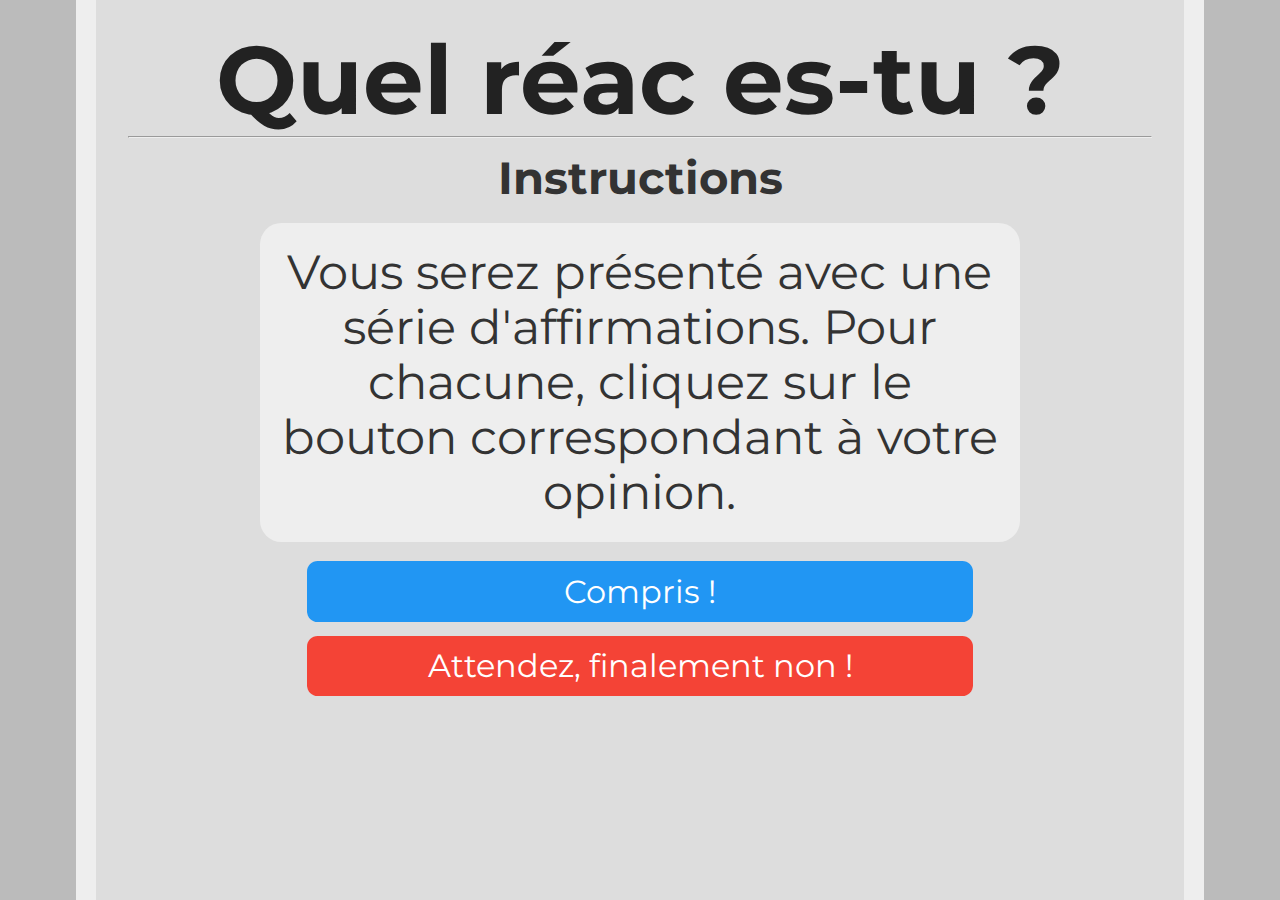
<file: instructions.html>
<head>
<link href="https://fonts.googleapis.com/css?family=Montserrat:300,400,700|Roboto:400,700" rel="stylesheet">
<link href='style.css' rel='stylesheet' type='text/css'>
<title>Quel réac es-tu ? - Instructions</title>
<link rel="icon" type="x-icon" href="icon.png">
<link rel="shortcut icon" type="x-icon" href="icon.png">
<meta charset="utf-8">
<script async src="//pagead2.googlesyndication.com/pagead/js/adsbygoogle.js"></script>
<script>
  (adsbygoogle = window.adsbygoogle || []).push({
    google_ad_client: "ca-pub-6511426299019766",
    enable_page_level_ads: true
  });
</script>
</head>
<body>

<h1>Quel réac es-tu ?</h1>
<hr>
<h2 style="text-align:center;">Instructions</h2>
<p class="question">Vous serez présenté avec une série d'affirmations. Pour chacune, cliquez sur le bouton correspondant à votre opinion.</p>
<button class="button" onclick="location.href='quiz.html';">Compris !</button> <br>
<button class="button disagree" onclick="location.href='index.html';">Attendez, finalement non !</button> <br>

<!-- Website visit statistics - no personal information is collected! -->
<script type="text/javascript">
var sc_project=11325211;
var sc_invisible=1;
var sc_security="fd9f0659";
var scJsHost = (("https:" == document.location.protocol) ?
"https://secure." : "http://www.");
document.write("<sc"+"ript type='text/javascript' src='" +
scJsHost+
"statcounter.com/counter/counter.js'></"+"script>");
</script>
<noscript><div class="statcounter"><a title="web stats"
href="http://statcounter.com/" target="_blank"><img
class="statcounter"
src="//c.statcounter.com/11325211/0/fd9f0659/1/" alt="web
stats"></a></div></noscript>
</body>
</file>
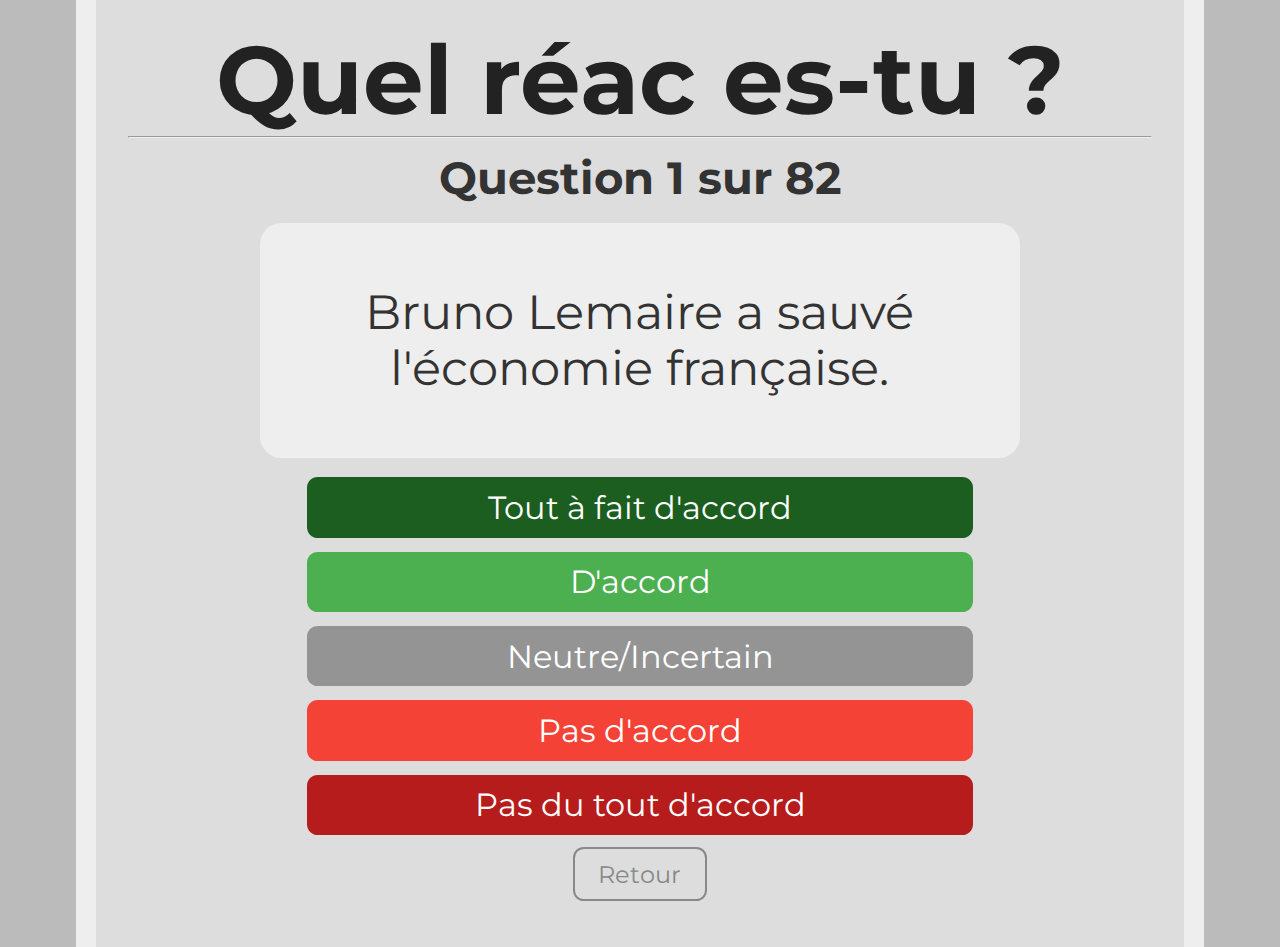
<file: quiz.html>
<head>
<link href="https://fonts.googleapis.com/css?family=Montserrat:300,400,700|Roboto:400,700" rel="stylesheet">
<link href='style.css' rel='stylesheet' type='text/css'>
<title>Quel réac es-tu ? - Quiz</title>
<link rel="icon" type="x-icon" href="icon.png">
<link rel="shortcut icon" type="x-icon" href="icon.png">
<meta charset="utf-8">
<script async src="//pagead2.googlesyndication.com/pagead/js/adsbygoogle.js"></script>
<script>
  (adsbygoogle = window.adsbygoogle || []).push({
    google_ad_client: "ca-pub-6511426299019766",
    enable_page_level_ads: true
  });
</script>
</head>
<body>
<script type="application/javascript"
        src="questions.js">
</script>
<h1>Quel réac es-tu ?</h1>
<hr>
<h2 style="text-align:center;" id="question-number">Chargement...</h2>
<p class="question" id="question-text"></p>
<button class="button stronglyAgree" onclick="next_question( 1.0)">Tout à fait d'accord</button> <br>
<button class="button agree" onclick="next_question( 0.5)">D'accord</button> <br>
<button class="button neutral" onclick="next_question( 0.0)">Neutre/Incertain</button> <br>
<button class="button disagree" onclick="next_question(-0.5)">Pas d'accord</button> <br>
<button class="button stronglyDisagree" onclick="next_question(-1.0)">Pas du tout d'accord</button> <br>
<button class="small_button" onclick="prev_question()" id="back_button">Retour</button>
<button class="small_button_off" id="back_button_off">Retour</button><br>

<!-- Website visit statistics - no personal information is collected! -->
<script type="text/javascript">
var sc_project=11325211;
var sc_invisible=1;
var sc_security="fd9f0659";
var scJsHost = (("https:" == document.location.protocol) ?
"https://secure." : "http://www.");
document.write("<sc"+"ript type='text/javascript' src='" +
scJsHost+
"statcounter.com/counter/counter.js'></"+"script>");
</script>
<noscript><div class="statcounter"><a title="web stats"
href="http://statcounter.com/" target="_blank"><img
class="statcounter"
src="//c.statcounter.com/11325211/0/fd9f0659/1/" alt="web
stats"></a></div></noscript>

<!-- JavaScript for the test itself -->
<script>
    // Fonction pour mélanger aléatoirement un tableau (algorithme Fisher-Yates)
    function shuffleArray(array) {
        let shuffled = array.slice(); // Créer une copie du tableau
        for (let i = shuffled.length - 1; i > 0; i--) {
            const j = Math.floor(Math.random() * (i + 1));
            [shuffled[i], shuffled[j]] = [shuffled[j], shuffled[i]];
        }
        return shuffled;
    }
    
    // Mélanger les questions aléatoirement
    questions = shuffleArray(questions);
    
    var max_femmes, max_handicaps, max_lgbt, max_racises, max_religions, max_societe; // Max possible scores
    max_femmes = max_handicaps = max_lgbt = max_racises = max_religions = max_societe = 0;
    let femmes_array = new Array(questions.length);
    let handicaps_array = new Array(questions.length);
    let lgbt_array = new Array(questions.length);
    let racisés_array = new Array(questions.length);
    let religions_array = new Array(questions.length);
    let societe_array = new Array(questions.length);
    var qn = 0; // Question number
    init_question();
    for (var i = 0; i < questions.length; i++) {
        max_femmes += Math.abs(questions[i].effect.femmes)
        max_handicaps += Math.abs(questions[i].effect.handicaps)
        max_lgbt += Math.abs(questions[i].effect.lgbt)
        max_racises += Math.abs(questions[i].effect.racises)
        max_religions += Math.abs(questions[i].effect.religions)
        max_societe += Math.abs(questions[i].effect.societe)
    }
    function init_question() {
        document.getElementById("question-text").innerHTML = questions[qn].question;
        document.getElementById("question-number").innerHTML = "Question " + (qn + 1) + " sur " + (questions.length);
        if (qn == 0) {
            document.getElementById("back_button").style.display = 'none';
            document.getElementById("back_button_off").style.display = 'block';
        } else {
            document.getElementById("back_button").style.display = 'block';
            document.getElementById("back_button_off").style.display = 'none';
        }

    }

    function next_question(mult) {
        femmes_array[qn] = mult*questions[qn].effect.femmes
        handicaps_array[qn] = mult*questions[qn].effect.handicaps
        lgbt_array[qn] = mult*questions[qn].effect.lgbt
        racisés_array[qn] = mult*questions[qn].effect.racises
        religions_array[qn] = mult*questions[qn].effect.religions
        societe_array[qn] = mult*questions[qn].effect.societe
        qn++;
        if (qn < questions.length) {
            init_question();
        } else {
            results();
        }
    }

    function prev_question() {
        if (qn == 0) {
            return;
        }
        qn--;
        init_question();
    }

    function calc_score(score,max) {
        return (100*(max+score)/(2*max)).toFixed(1)
    }

    function results() {
        let final_femmes = femmes_array.reduce((a, b) => a + b, 0)
        let final_handicaps = handicaps_array.reduce((a, b) => a + b, 0)
        let final_lgbt = lgbt_array.reduce((a, b) => a + b, 0)
        let final_racises = racisés_array.reduce((a, b) => a + b, 0)
        let final_religions = religions_array.reduce((a, b) => a + b, 0)
        let final_societe = societe_array.reduce((a, b) => a + b, 0)
        location.href = `results.html`
            + `?f=${calc_score(final_femmes,max_femmes)}`
            + `&h=${calc_score(final_handicaps,max_handicaps)}`
            + `&l=${calc_score(final_lgbt,max_lgbt)}`
            + `&r=${calc_score(final_racises,max_racises)}`
            + `&re=${calc_score(final_religions,max_religions)}`
            + `&s=${calc_score(final_societe,max_societe)}`
    }
</script>
</body>
</file>
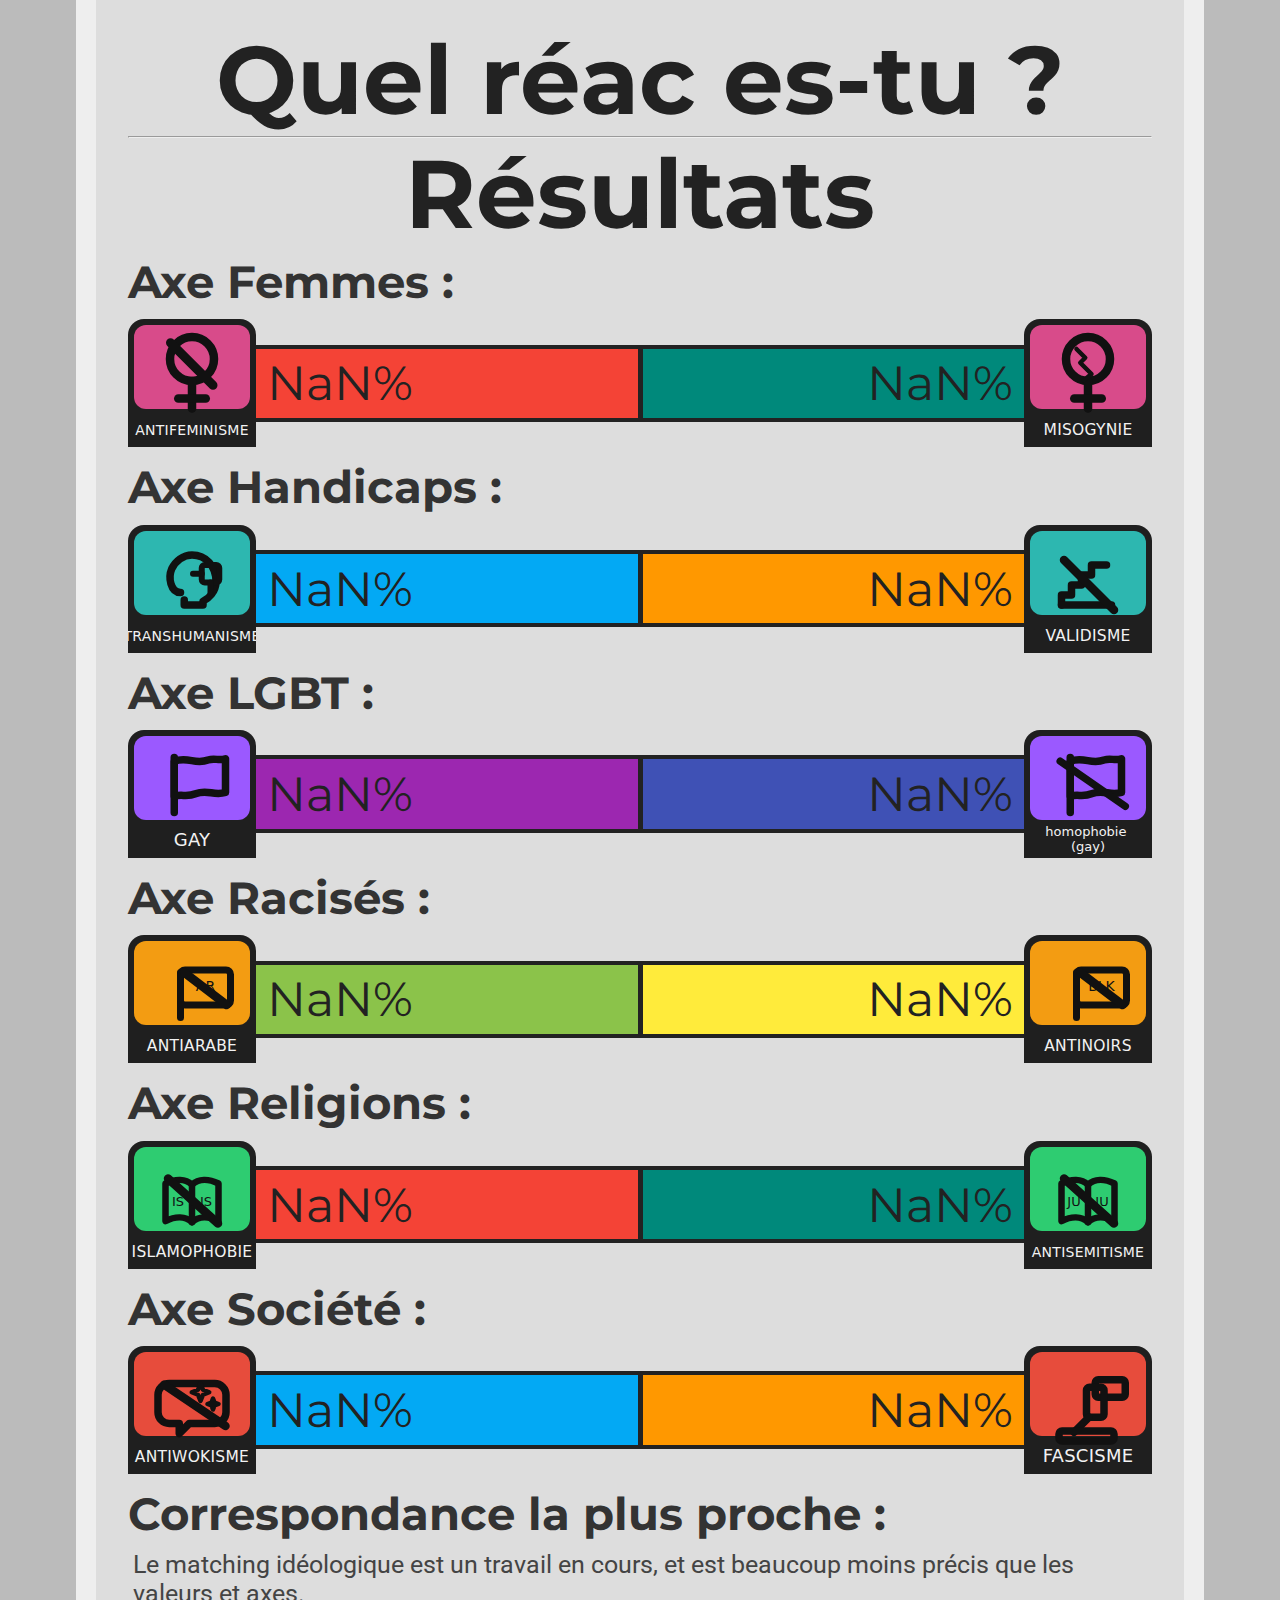
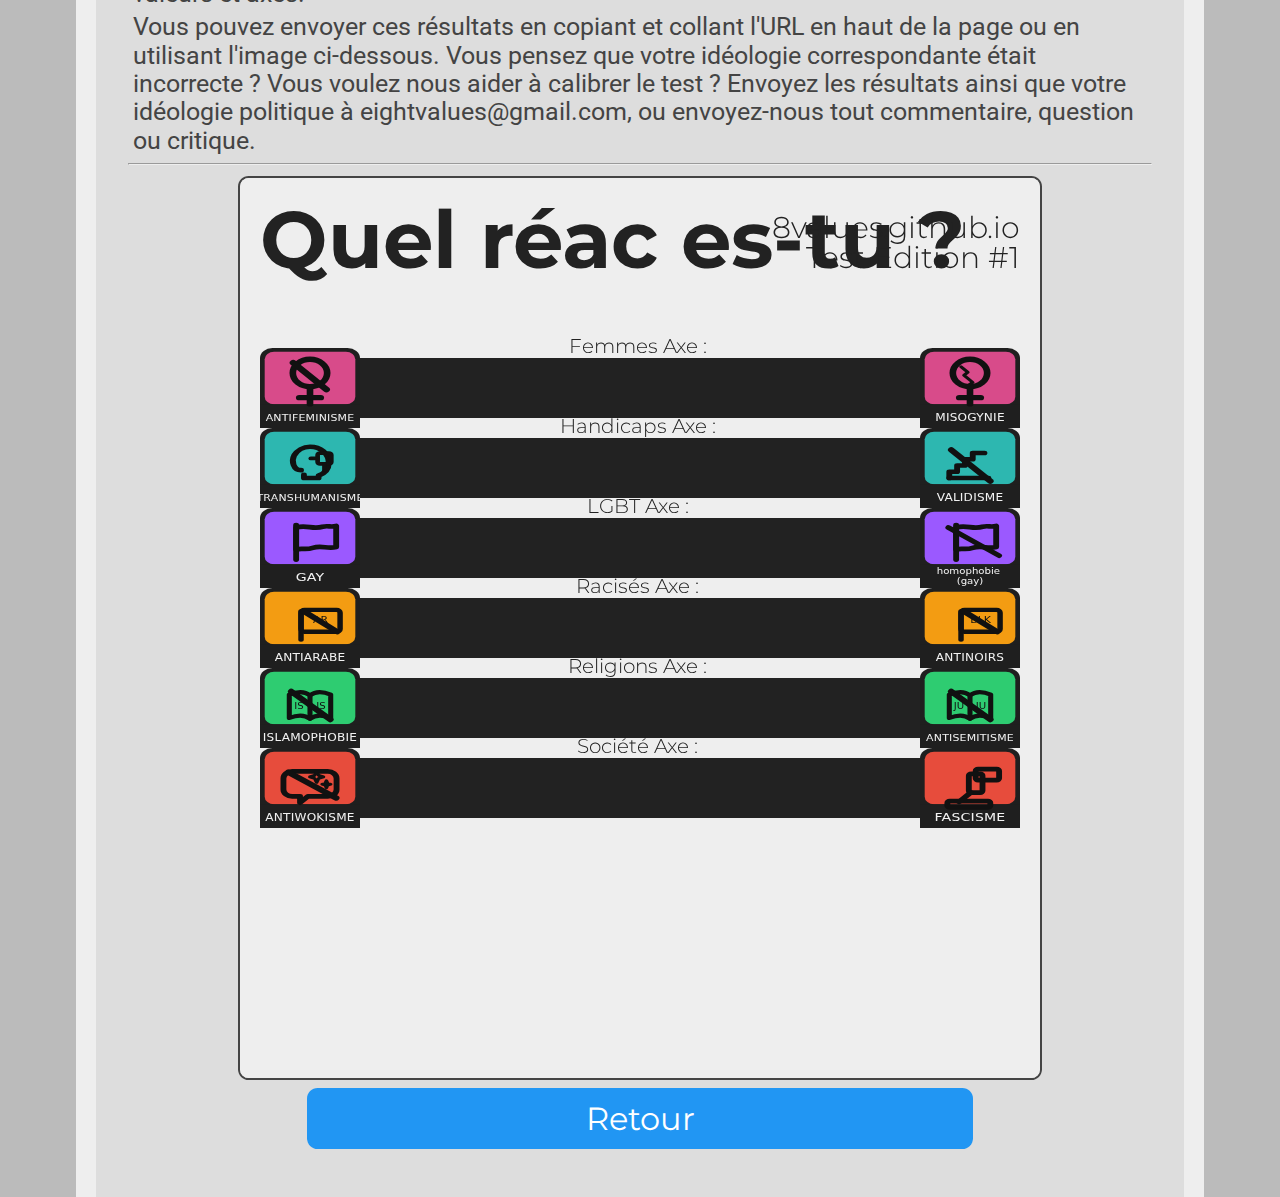
<file: results.html>
<head>
<link href="https://fonts.googleapis.com/css?family=Montserrat:300,400,700|Roboto:400,700" rel="stylesheet">
<link href='style.css' rel='stylesheet' type='text/css'>
<title>Quel réac es-tu ? - Résultats</title>
<link rel="icon" type="x-icon" href="icon.png">
<link rel="shortcut icon" type="x-icon" href="icon.png">
<meta charset="utf-8">
<script>
  version = "Test Edition #1" //Remember to update this before making changes to the test itself!
</script>
</head>
<script type="application/javascript"
        src="ideologies.js">
</script>

<body>
<h1>Quel réac es-tu ?</h1>
<hr>

<h1>Résultats</h1>

<h2>Axe Femmes : <span class="weight-300" id="femmes-label"></span></h2>
<div class="axis">
    <img id="img-antifeminisme" src="value_images/femmes_antifeminisme.svg" height="128pt"/>
    <div class="bar antifeminisme" id="bar-antifeminisme"><div class="text-wrapper" id="antifeminisme"></div></div>
    <div class="bar misogyne" id="bar-misogyne"><div class="text-wrapper" id="misogyne"></div></div>
    <img id="img-misogyne" src="value_images/femmes_misogynie.svg" height="128pt"/>
</div>
<h2>Axe Handicaps : <span class="weight-300" id="handicaps-label"></span></h2>
<div class="axis">
    <img id="img-transhumanisme" src="value_images/handicaps_transhumanisme.svg" height="128pt"/>
    <div class="bar transhumanisme" id="bar-transhumanisme"><div class="text-wrapper" id="transhumanisme"></div></div>
    <div class="bar validisme" id="bar-validisme"><div class="text-wrapper" id="validisme"></div></div>
    <img id="img-validisme" src="value_images/handicaps_validisme.svg" height="128pt"/>
</div>
<h2>Axe LGBT : <span class="weight-300" id="lgbt-label"></span></h2>
<div class="axis">
    <img id="img-gay" src="value_images/lgbt_gay.svg" height="128pt"/>
    <div class="bar gay" id="bar-gay"><div class="text-wrapper" id="gay"></div></div>
    <div class="bar homophobe" id="bar-homophobe"><div class="text-wrapper" id="homophobe"></div></div>
    <img id="img-homophobe" src="value_images/lgbt_homophobie.svg" height="128pt"/>
</div>
<h2>Axe Racisés : <span class="weight-300" id="racises-label"></span></h2>
<div class="axis">
    <img id="img-antiarabe" src="value_images/racises_antiarabe.svg" height="128pt"/>
    <div class="bar antiarabe" id="bar-antiarabe"><div class="text-wrapper" id="antiarabe"></div></div>
    <div class="bar antinoirs" id="bar-antinoirs"><div class="text-wrapper" id="antinoirs"></div></div>
    <img id="img-antinoirs" src="value_images/racises_antinoirs.svg" height="128pt"/>
</div>
<h2>Axe Religions : <span class="weight-300" id="religions-label"></span></h2>
<div class="axis">
    <img id="img-islamophobe" src="value_images/religions_islamophobie.svg" height="128pt"/>
    <div class="bar islamophobe" id="bar-islamophobe"><div class="text-wrapper" id="islamophobe"></div></div>
    <div class="bar antisemite" id="bar-antisemite"><div class="text-wrapper" id="antisemite"></div></div>
    <img id="img-antisemite" src="value_images/religions_antisemitisme.svg" height="128pt"/>
</div>
<h2>Axe Société : <span class="weight-300" id="societe-label"></span></h2>
<div class="axis">
    <img id="img-antiwokisme" src="value_images/societe_antiwokisme.svg" height="128pt"/>
    <div class="bar antiwokisme" id="bar-antiwokisme"><div class="text-wrapper" id="antiwokisme"></div></div>
    <div class="bar fascisme" id="bar-fascisme"><div class="text-wrapper" id="fascisme"></div></div>
    <img id="img-fascisme" src="value_images/societe_fascisme.svg" height="128pt"/>
</div>
<h2>Correspondance la plus proche : <span class="weight-300" id="ideology-label"></span></h2>
<p>Le matching idéologique est un travail en cours, et est beaucoup moins précis que les valeurs et axes.</p>
<p>Vous pouvez envoyer ces résultats en copiant et collant l'URL en haut de la page ou en utilisant l'image ci-dessous. Vous pensez que votre idéologie correspondante était incorrecte ? Vous voulez nous aider à calibrer le test ? Envoyez les résultats ainsi que votre idéologie politique à eightvalues@gmail.com, ou envoyez-nous tout commentaire, question ou critique. </p>
<hr/>
<img src="" id="banner">
<button class="button" onclick="location.href='index.html';">Retour</button> <br>
<!-- Website visit statistics - no personal information is collected! -->
<script type="text/javascript">
var sc_project=11325211;
var sc_invisible=1;
var sc_security="fd9f0659";
var scJsHost = (("https:" == document.location.protocol) ?
"https://secure." : "http://www.");
document.write("<sc"+"ript type='text/javascript' src='" +
scJsHost+
"statcounter.com/counter/counter.js'></"+"script>");
</script>
<noscript><div class="statcounter"><a title="web stats"
href="http://statcounter.com/" target="_blank"><img
class="statcounter"
src="//c.statcounter.com/11325211/0/fd9f0659/1/" alt="web
stats"></a></div></noscript>
<script>
    function getQueryVariable(variable)
    {
           var query = window.location.search.substring(1)
           var vars = query.split("&")
           for (var i=0;i<vars.length;i++) {
                   var pair = vars[i].split("=")
                   if(pair[0] == variable) {return pair[1]}
           }
           return(NaN);
    }

    function setBarValue(name, value) {
        innerel = document.getElementById(name)
        outerel = document.getElementById("bar-" + name)
        outerel.style.width = (value + "%")
        innerel.innerHTML = (value + "%")
        if (innerel.offsetWidth + 20 > outerel.offsetWidth) {
            innerel.style.visibility = "hidden"
        }
    }

    femmesArray = ["Antiféminisme","Très Antiféminisme","Antiféminisme","Neutre","Misogyne","Très Misogyne","Extrêmement Misogyne"]
    handicapsArray = ["Transhumanisme","Très Transhumanisme","Transhumanisme","Neutre","Validiste","Très Validiste","Extrêmement Validiste"]
    lgbtArray = ["Gay","Très Gay","Gay","Neutre","Homophobe","Très Homophobe","Extrêmement Homophobe"]
    racisésArray = ["Antiarabe","Très Antiarabe","Antiarabe","Neutre","Antinoirs","Très Antinoirs","Extrêmement Antinoirs"]
    religionsArray = ["Islamophobe","Très Islamophobe","Islamophobe","Neutre","Antisémite","Très Antisémite","Extrêmement Antisémite"]
    societeArray = ["Antiwokisme","Très Antiwokisme","Antiwokisme","Neutre","Fasciste","Très Fasciste","Extrêmement Fasciste"]

    function setLabel(val,ary) {
        if (val > 100) { return "" } else
        if (val > 90) { return ary[0] } else
        if (val > 75) { return ary[1] } else
        if (val > 60) { return ary[2] } else
        if (val >= 40) { return ary[3] } else
        if (val >= 25) { return ary[4] } else
        if (val >= 10) { return ary[5] } else
        if (val >= 0) { return ary[6] } else
        	{return ""}
    }

    femmes  = parseFloat(getQueryVariable("f"))
    handicaps  = parseFloat(getQueryVariable("h"))
    lgbt    = parseFloat(getQueryVariable("l"))
    racisés = parseFloat(getQueryVariable("r"))
    religions   = parseFloat(getQueryVariable("re"))
    societe   = parseFloat(getQueryVariable("s"))
    antifeminisme = (100 - femmes).toFixed(1)
    transhumanisme = (100 - handicaps).toFixed(1)
    gay = (100 - lgbt).toFixed(1)
    antiarabe = (100 - racisés).toFixed(1)
    islamophobe = (100 - religions).toFixed(1)
    antiwokisme = (100 - societe).toFixed(1)

    setBarValue("antifeminisme", antifeminisme)
    setBarValue("misogyne", femmes)
    setBarValue("transhumanisme", transhumanisme)
    setBarValue("validisme", handicaps)
    setBarValue("gay", gay)
    setBarValue("homophobe", lgbt)
    setBarValue("antiarabe", antiarabe)
    setBarValue("antinoirs", racisés)
    setBarValue("islamophobe", islamophobe)
    setBarValue("antisemite", religions)
    setBarValue("antiwokisme", antiwokisme)
    setBarValue("fascisme", societe)

    document.getElementById("femmes-label").innerHTML = setLabel(femmes, femmesArray)
    document.getElementById("handicaps-label").innerHTML = setLabel(handicaps, handicapsArray)
    document.getElementById("lgbt-label").innerHTML = setLabel(lgbt, lgbtArray)
    document.getElementById("racises-label").innerHTML = setLabel(racisés, racisésArray)
    document.getElementById("religions-label").innerHTML = setLabel(religions, religionsArray)
    document.getElementById("societe-label").innerHTML = setLabel(societe, societeArray)

    ideology = ""
    ideodist = Infinity
    for (var i = 0; i < ideologies.length; i++) {
        dist = 0
        dist += Math.pow(Math.abs(ideologies[i].stats.femmes - femmes), 2)
        dist += Math.pow(Math.abs(ideologies[i].stats.racises - racisés), 2)
        dist += Math.pow(Math.abs(ideologies[i].stats.handicaps - handicaps), 1.73856063)
        dist += Math.pow(Math.abs(ideologies[i].stats.lgbt - lgbt), 1.73856063)
        dist += Math.pow(Math.abs(ideologies[i].stats.religions - religions), 1.73856063)
        dist += Math.pow(Math.abs(ideologies[i].stats.societe - societe), 1.73856063)
        if (dist < ideodist) {
            ideology = ideologies[i].name
            ideodist = dist
        }
    }
    document.getElementById("ideology-label").innerHTML = ideology

    function createImage(src, x, y, w, h) {
        img = new Image ()
        img.src = src
        img.onLoad = function() {
            ctx.drawImage(img, x, y, w, h)
        }
    }

    window.onload = function() {
        var c = document.createElement("canvas")
        var ctx = c.getContext("2d")
        c.width = 800;
        c.height = 900;
        ctx.fillStyle = "#EEEEEE"
        ctx.fillRect(0,0,800,900);

        var yPositions = [170, 250, 330, 410, 490, 570];
        var leftImgIds = ["antifeminisme", "transhumanisme", "gay", "antiarabe", "islamophobe", "antiwokisme"];
        var rightImgIds = ["misogyne", "validisme", "homophobe", "antinoirs", "antisemite", "fascisme"];
        var axisValues = [femmes, handicaps, lgbt, racisés, religions, societe];
        var antiAxisValues = [antifeminisme, transhumanisme, gay, antiarabe, islamophobe, antiwokisme];
        var axisLabels = ["Femmes", "Handicaps", "LGBT", "Racisés", "Religions", "Société"];

        for (var i = 0; i < 6; i++) {
            var yPos = yPositions[i];
            img = document.getElementById("img-" + leftImgIds[i])
            if (img) ctx.drawImage(img, 20, yPos, 100, 80);
            img = document.getElementById("img-" + rightImgIds[i])
            if (img) ctx.drawImage(img, 680, yPos, 100, 80)

            ctx.fillStyle="#222222"
            ctx.fillRect(120, yPos + 10, 560, 60)
            ctx.fillStyle="#f44336"
            ctx.fillRect(120, yPos + 14, 5.6*antiAxisValues[i]-2, 52)
            ctx.fillStyle="#00897b"
            ctx.fillRect(682-5.6*axisValues[i], yPos + 14, 5.6*axisValues[i]-2, 52)
        }

        ctx.fillStyle="#222222"
        ctx.font="700 80px Montserrat"
        ctx.textAlign="left"
        ctx.fillText("Quel réac es-tu ?", 20, 90)
        ctx.font="50px Montserrat"
        ctx.fillText(ideology, 20, 140)

        ctx.textAlign="left"
        for (var i = 0; i < 6; i++) {
            if (antiAxisValues[i] > 30) {
                ctx.fillText(antiAxisValues[i] + "%", 130, yPositions[i] + 47.5)
            }
        }
        ctx.textAlign="right"
        for (var i = 0; i < 6; i++) {
            if (axisValues[i] > 30) {
                ctx.fillText(axisValues[i] + "%", 670, yPositions[i] + 47.5)
            }
        }

        ctx.font="300 30px Montserrat"
        ctx.fillText("8values.github.io", 780, 60)
		ctx.fillText(version, 780, 90)
        ctx.textAlign="center"
        ctx.font="300 20px Montserrat"
        var labelIds = ["femmes", "handicaps", "lgbt", "racises", "religions", "societe"];
        for (var i = 0; i < 6; i++) {
            var labelEl = document.getElementById(labelIds[i] + "-label")
            if (labelEl) {
                ctx.fillText(axisLabels[i] + " Axe : " + labelEl.innerHTML, 400, yPositions[i] + 5)
            }
        }

        document.getElementById("banner").src = c.toDataURL();
    }
    </script>
</body>
</file>
<file: style.css>
html {
    background-color: #bbbbbb;
    padding: 0px;
    scroll-behavior: smooth;
}
body {
    width: 80%;
    min-height: calc(100vh - 4em);
    margin: 0 auto;
    padding: 2em;
    background-color: #dddddd;
    border-color: #eeeeee;
    border-left-style: solid;
    border-right-style: solid;
    border-width: 20px;
}
p {
    color: #444444;
    font-family: 'Roboto', sans-serif;
    font-size: 18.5pt;
    line-height: 1.15;
    margin: 4pt;
}

p.value {
    margin-top: 22px;
    margin-bottom: 22px;
    text-indent: -16pt;
    margin-left: 20pt;
    font-size: 24pt;
    line-height: 2.11666656px;
    letter-spacing: 0.03em;
    font-family: 'Montserrat';
}

p.axis_name {
    margin-top: 50px;
    color: #333333;
    font-size: 19pt;
    font-family: 'Montserrat';
}
p.question {
    margin: 16pt auto;
    color: #333333;
    font-family: 'Montserrat', sans-serif;
    font-weight: normal;
    width: 70%;
    min-width: 500pt;
    min-height: 144pt;
    background-color: #eeeeee;
    padding: 16pt;
    border-radius: 16pt;
    font-size: 36pt;
    display: flex;
    justify-content: center;
    align-items: center;
    text-align: center;

}
h1 {
    color: #222222;
    font-family: 'Montserrat', sans-serif;
    font-size: 72pt;
    text-align: center;
    line-height: 72pt;
    margin-top: 0pt;
    margin-bottom: 0pt;
}
h2 {
    color: #333333;
    font-family: 'Montserrat', sans-serif;
    font-size: 34pt;
    line-height: 36pt;
    margin-top: 12pt;
    margin-bottom: 10pt;
}
li {
    font-size: 16pt;
    text-indent: 16pt;
}
a {
    font-family: inherit;
}
div.center {
    background-color: #eeeeee;
    font-family: 'Montserrat', sans-serif;
    border-radius: 8pt;
    padding: 6pt;
    color: white;
    width: 50%;
    min-width: 488pt;
    text-align: center;
    text-decoration: none;
    display: block;
    font-size: 24pt;
    margin: auto;
}
img.quadcolumn {
    width: 23.75%;
    transition: transform .3s;
}
img.quadcolumn:hover {
    transform: scale(1.05);
  }
div.quadcolumn {
    width: 23.75%;
}
div.axis_name {
    color: #333333;
    font-size: 19pt;
    font-family: 'Montserrat';
    display: inline-block;
    padding-bottom: 8.65pt;
}
.spacer {
    display: flex;
}
.spacer > div{
    margin-top: 10px;
    display: inline-block;
    *display: inline; /* For IE7 */
    text-align: center;
}
.button {
    background-color: #2196f3;
    font-family: 'Montserrat', sans-serif;
    border: none;
    border-radius: 8pt;
    color: white;
    padding: 8pt;
    width: 50%;
    min-width: 500pt;
    text-align: center;
    text-decoration: none;
    display: block;
    font-size: 24pt;
    margin: -2px auto;
    cursor: pointer;
}
.button:hover, .button:focus { background: #1687e0; }
.stronglyAgree { background: #1b5e20; }
.stronglyAgree:hover, .stronglyAgree:focus { background: #154a19; }
.agree { background: #4caf50; }
.agree:hover, .agree:focus { background: #29942e; }
.neutral { background: #949494; }
.neutral:hover, .neutral:focus { background: #656565; }
.disagree { background: #f44336; }
.disagree:hover, .disagree:focus { background: #d6271a; }
.stronglyDisagree { background: #b71c1c; }
.stronglyDisagree:hover, .stronglyDisagree:focus { background: #a00e0e; }

.small_button, .small_button_off {
    background-color: #333;
    font-family: 'Montserrat', sans-serif;
    border: none;
    border-radius: 8pt;
    color: white;
    padding: 8pt;
    width: 10%;
    min-width: 100pt;
    text-align: center;
    text-decoration: none;
    display: block;
    font-size: 18pt;
    margin: -2px auto;
    cursor: pointer;
}

.small_button:hover, .small_button:focus {
    background: #222;
}

.small_button_off {
    background-color: #ddd;
    color: #888;
    border: 2px solid #888;
    cursor: not-allowed;
    margin: -4px auto;
}
.arrow {
    width: 60%;
    height: auto;
}
div.explanation_blurb_left {
    vertical-align: top;
    width: 37%;
    margin-left: 1%;
    margin-right: 1%;
}
div.explanation_blurb_right {
    vertical-align: top;
    width: 37%;
    margin-left: 1%;
    margin-right: 1%;
}
div.explanation_axis {
    width: 20.9%;
    vertical-align: top;
}
div.axis {
    width: 100%;
    display: flex;
    align-items: center;
    justify-content: center;
}
div.bar {
    height: 36pt;
    line-height: 36pt;
    padding: 8pt;
    margin-top: 4pt;
    margin-bottom: 4pt;
    border-width: 4px;
    border-right-width: 1px;
    border-top-style: solid;
    border-bottom-style: solid;
    border-color: #222222;
    background-color: #eeeeee;
    display: block;
    width: 50%;
}
div.text-wrapper {
    font-family: 'Montserrat', sans-serif;
    font-size: 36pt;
    line-height: 36pt;
    color: #222222;
    display: inline-block;
}
div.equality {
    background-color: #f44336;
    text-align: left;
    border-right-style: solid;
}
div.wealth {
    background-color: #00897b;
    text-align: right;
    border-left-style: solid;
}
div.liberty {
    background-color: #ffeb3b;
    text-align: left;
    border-right-style: solid;
}
div.authority {
    background-color: #3f51b5;
    text-align: right;
    border-left-style: solid;
}
div.peace {
    background-color: #03a9f4;
    text-align: right;
    border-left-style: solid;
}
div.might {
    background-color: #ff9800;
    text-align: left;
    border-right-style: solid;
}
div.progress {
    background-color: #9c27b0;
    text-align: right;
    border-left-style: solid;
}
div.tradition {
    background-color: #8bc34a;
    text-align: left;
    border-right-style: solid;
}
div.antifeminisme {
    background-color: #f44336;
    text-align: left;
    border-right-style: solid;
}
div.misogyne {
    background-color: #00897b;
    text-align: right;
    border-left-style: solid;
}
div.transhumanisme {
    background-color: #03a9f4;
    text-align: left;
    border-right-style: solid;
}
div.validisme {
    background-color: #ff9800;
    text-align: right;
    border-left-style: solid;
}
div.gay {
    background-color: #9c27b0;
    text-align: left;
    border-right-style: solid;
}
div.homophobe {
    background-color: #3f51b5;
    text-align: right;
    border-left-style: solid;
}
div.antiarabe {
    background-color: #8bc34a;
    text-align: left;
    border-right-style: solid;
}
div.antinoirs {
    background-color: #ffeb3b;
    text-align: right;
    border-left-style: solid;
}
div.islamophobe {
    background-color: #f44336;
    text-align: left;
    border-right-style: solid;
}
div.antisemite {
    background-color: #00897b;
    text-align: right;
    border-left-style: solid;
}
div.antiwokisme {
    background-color: #03a9f4;
    text-align: left;
    border-right-style: solid;
}
div.fascisme {
    background-color: #ff9800;
    text-align: right;
    border-left-style: solid;
}
span.weight-300 {
    font-weight: 300;
}
.explanation_bg {
    background-color: #eeeeee;
    border-radius: 25px;
    margin-top: 15px;
}
#banner {
    border-color: #444444;
    border-style: solid;
    border-width: 2px;
    border-radius: 8pt;
    display: block;
    margin: 8pt;
    margin-left: auto;
    margin-right: auto;
}
</file>
